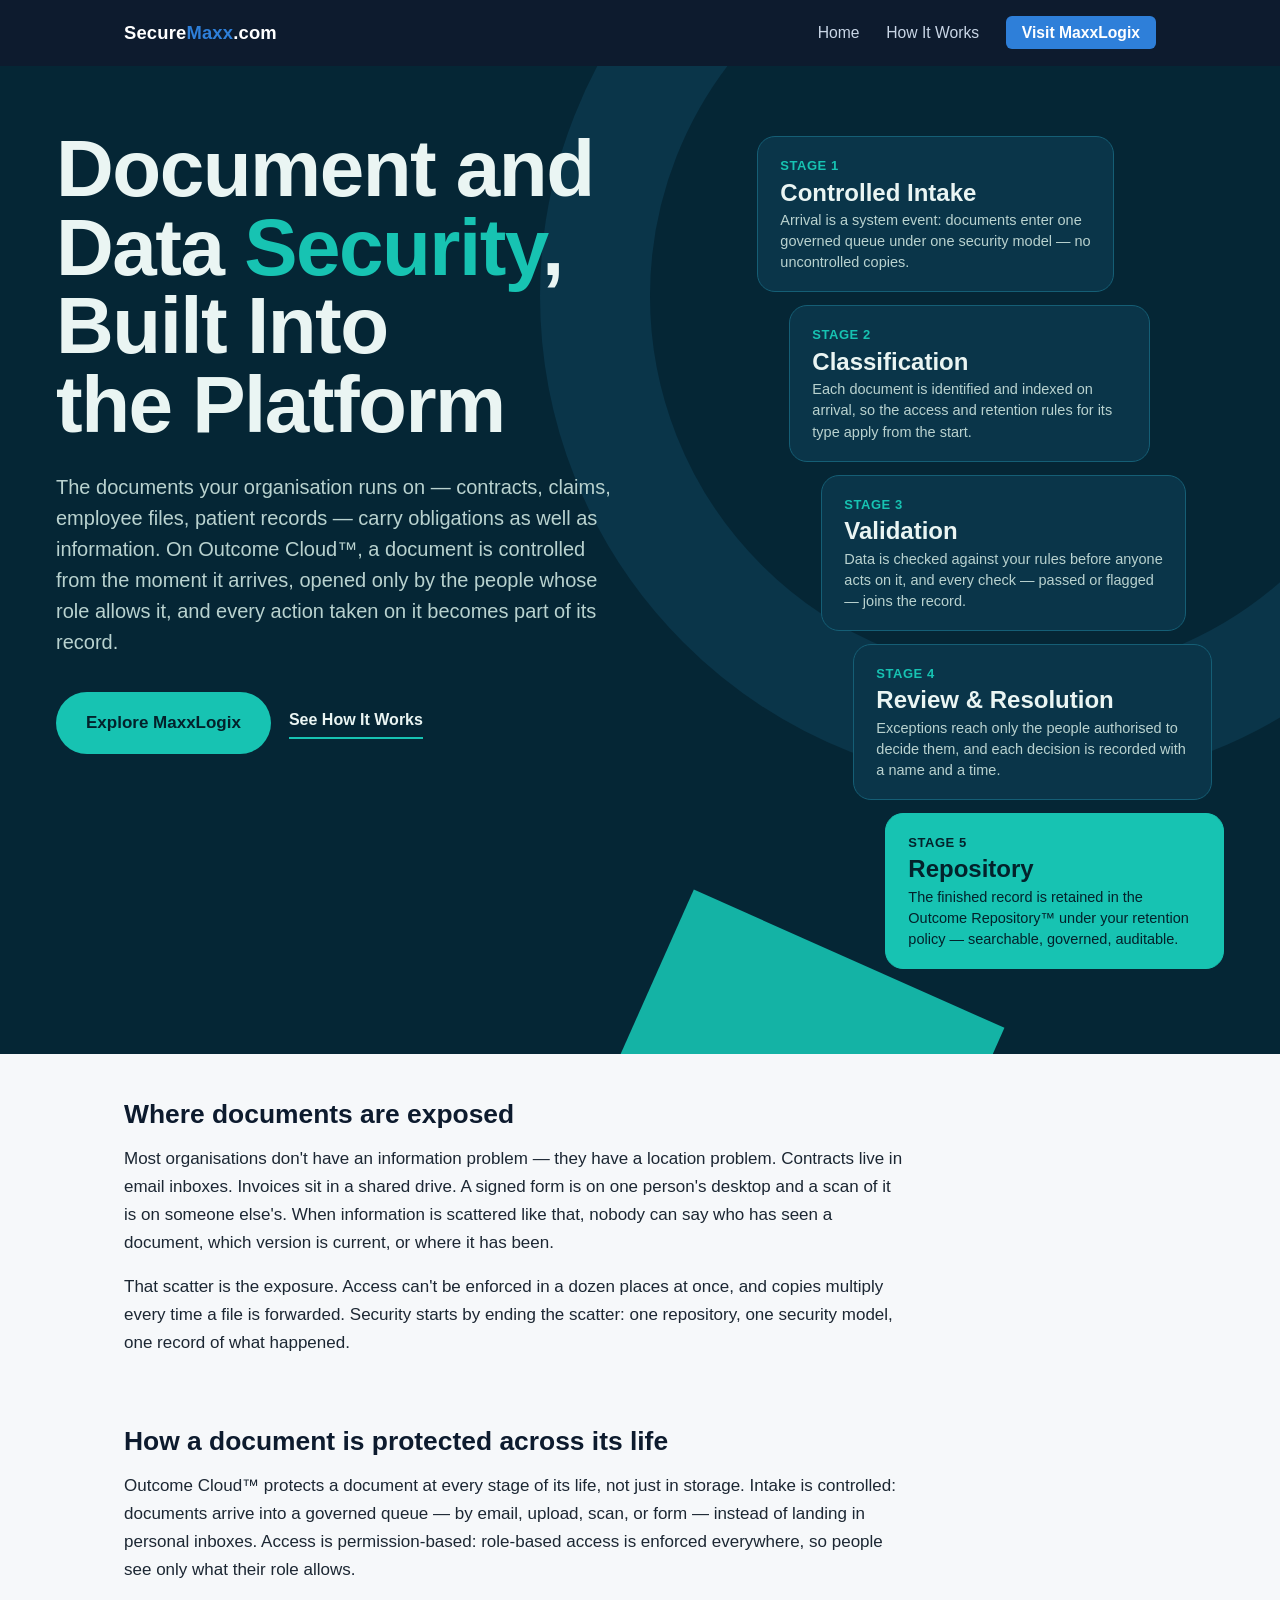
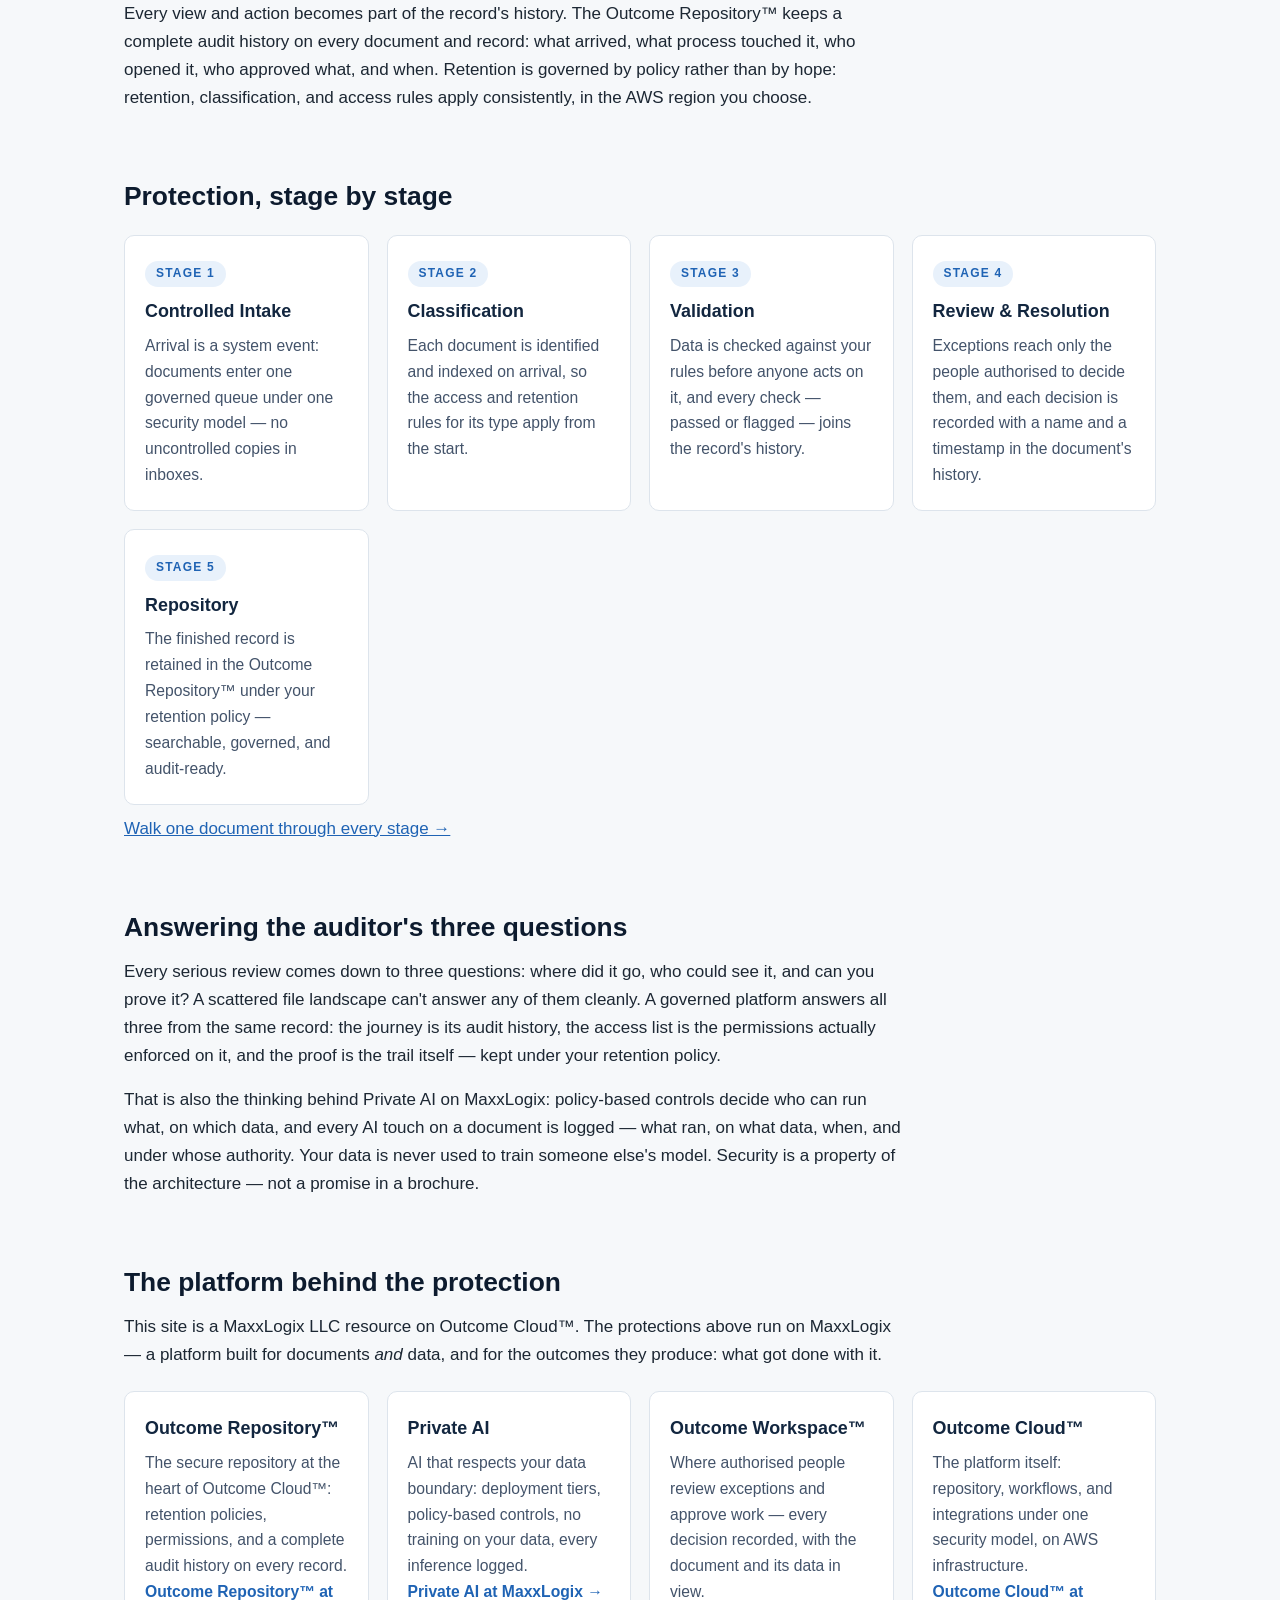
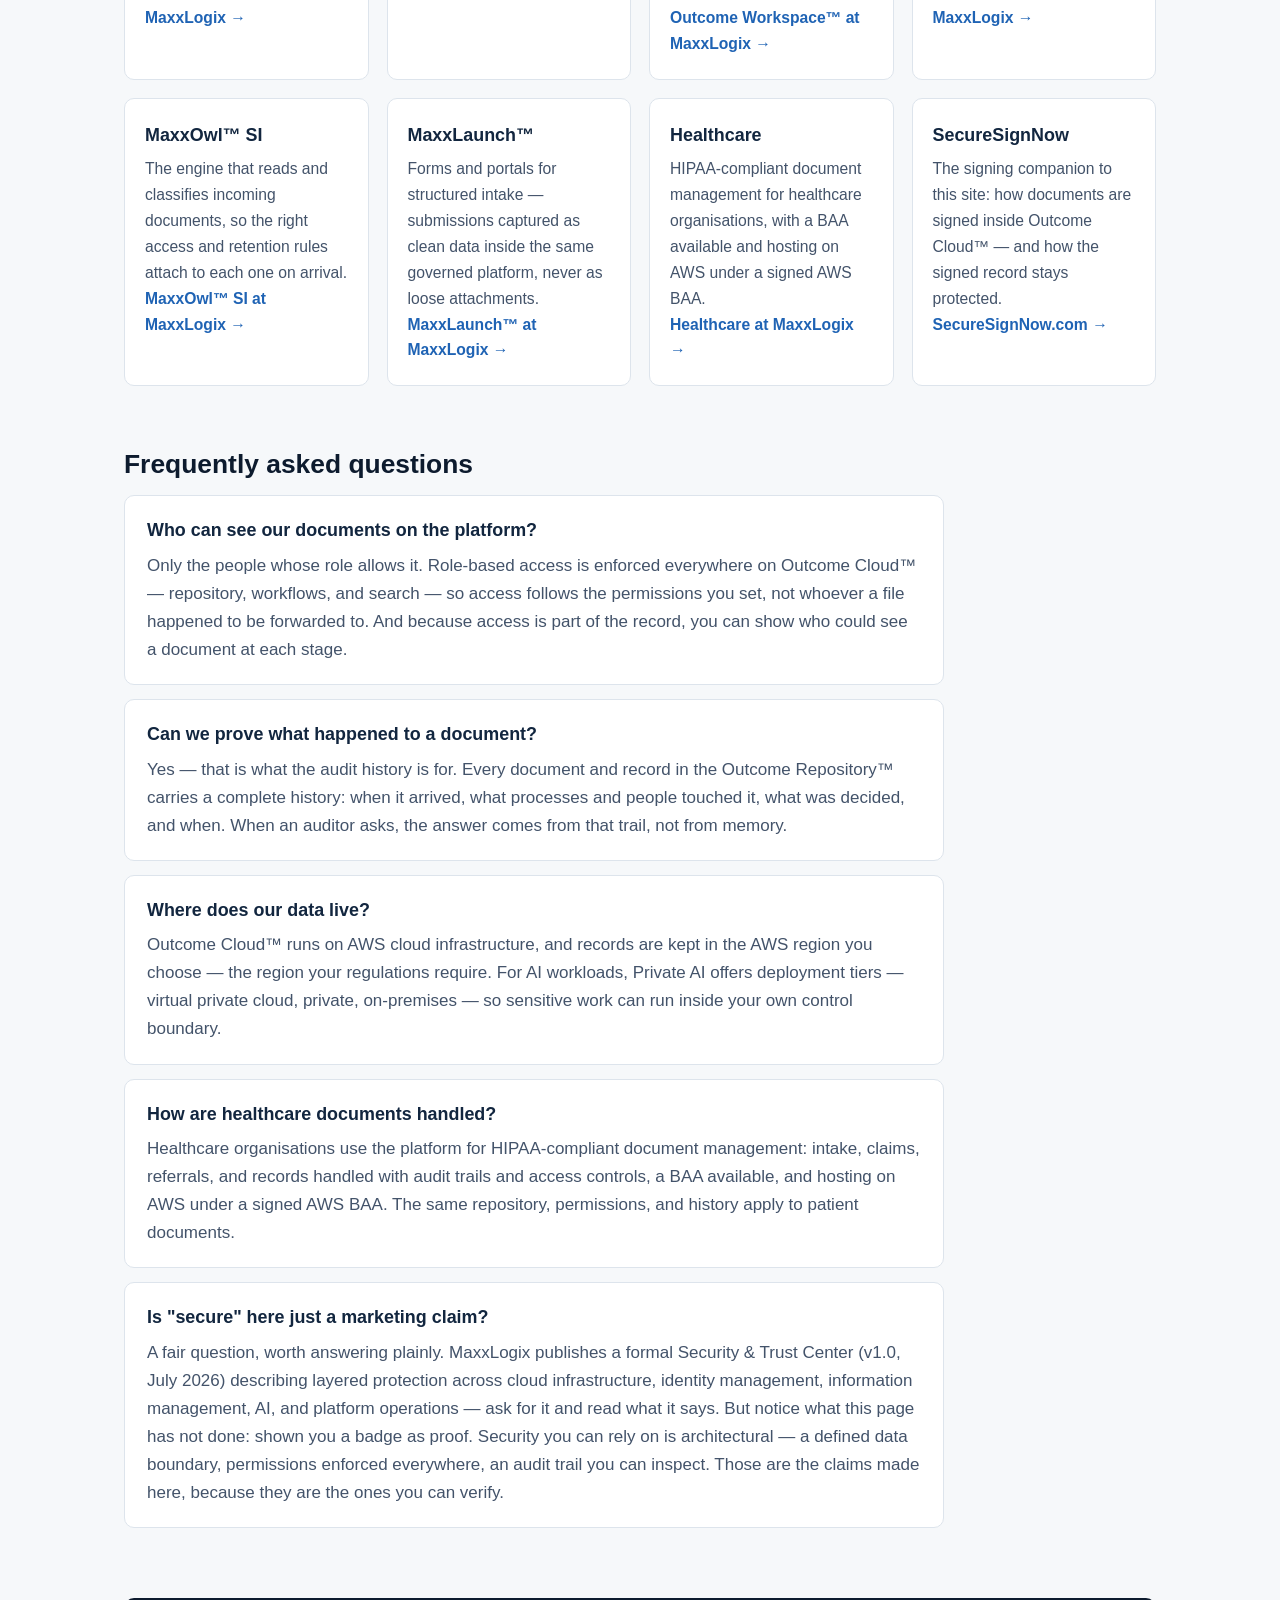
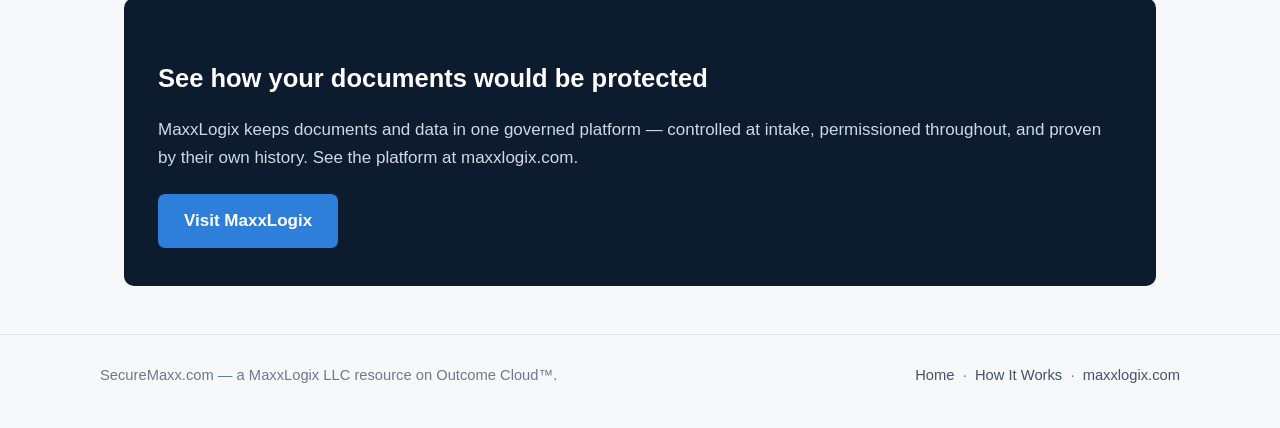
<file: index.html>
<!DOCTYPE html>
<html lang="en">
<head>
<meta charset="UTF-8">
<meta name="viewport" content="width=device-width, initial-scale=1.0">
<title>Document and Data Security, Built Into the Platform | SecureMaxx</title>
<meta name="description" content="SecureMaxx explains how documents and data are protected on MaxxLogix Outcome Cloud™: controlled intake, role-based access, a complete audit history on every record, and retention by policy.">
<link rel="canonical" href="https://securemaxx.com/">
<meta property="og:type" content="website">
<meta property="og:site_name" content="SecureMaxx">
<meta property="og:title" content="Document and Data Security, Built Into the Platform">
<meta property="og:description" content="Controlled intake, permission-based access, and a complete audit history on every document — how Outcome Cloud™ protects documents and data across their whole life.">
<meta property="og:url" content="https://securemaxx.com/">
<meta name="twitter:card" content="summary">
<link rel="stylesheet" href="style.css">
</head>
<body>

<header class="site-header">
  <div class="header-inner">
    <a class="wordmark" href="index.html">Secure<span>Maxx</span>.com</a>
    <nav class="main-nav">
      <a href="index.html">Home</a>
      <a href="how-it-works.html">How It Works</a>
      <a class="nav-cta" href="https://maxxlogix.com">Visit MaxxLogix</a>
    </nav>
  </div>
</header>

<section class="bh">
  <div class="bh-wrap">
    <div class="bh-grid">
      <div>
        <h1 class="bh-h1" style="font-size:80px">Document and Data <span class="bh-a">Security</span>, Built Into the Platform</h1>
        <p class="bh-lede">The documents your organisation runs on — contracts, claims, employee files, patient records — carry obligations as well as information. On Outcome Cloud&trade;, a document is controlled from the moment it arrives, opened only by the people whose role allows it, and every action taken on it becomes part of its record.</p>
        <div class="bh-actions">
          <a class="bh-btn" href="https://maxxlogix.com">Explore MaxxLogix</a>
          <a class="bh-link2" href="how-it-works.html">See How It Works</a>
        </div>
      </div>
      <div class="bh-path" aria-label="The path, end to end">
        <div class="bh-stage bh-s1"><div class="bh-n">Stage 1</div><div class="bh-t">Controlled Intake</div><div class="bh-d">Arrival is a system event: documents enter one governed queue under one security model — no uncontrolled copies.</div></div>
        <div class="bh-stage bh-s2"><div class="bh-n">Stage 2</div><div class="bh-t">Classification</div><div class="bh-d">Each document is identified and indexed on arrival, so the access and retention rules for its type apply from the start.</div></div>
        <div class="bh-stage bh-s3"><div class="bh-n">Stage 3</div><div class="bh-t">Validation</div><div class="bh-d">Data is checked against your rules before anyone acts on it, and every check — passed or flagged — joins the record.</div></div>
        <div class="bh-stage bh-s4"><div class="bh-n">Stage 4</div><div class="bh-t">Review &amp; Resolution</div><div class="bh-d">Exceptions reach only the people authorised to decide them, and each decision is recorded with a name and a time.</div></div>
        <div class="bh-stage bh-s5"><div class="bh-n">Stage 5</div><div class="bh-t">Repository</div><div class="bh-d">The finished record is retained in the Outcome Repository&trade; under your retention policy — searchable, governed, auditable.</div></div>
      </div>
    </div>
  </div>
</section>

<main>

  <section>
    <h2>Where documents are exposed</h2>
    <p>Most organisations don't have an information problem — they have a location problem. Contracts live in email inboxes. Invoices sit in a shared drive. A signed form is on one person's desktop and a scan of it is on someone else's. When information is scattered like that, nobody can say who has seen a document, which version is current, or where it has been.</p>
    <p>That scatter is the exposure. Access can't be enforced in a dozen places at once, and copies multiply every time a file is forwarded. Security starts by ending the scatter: one repository, one security model, one record of what happened.</p>  </section>

  <section>
    <h2>How a document is protected across its life</h2>
    <p>Outcome Cloud&trade; protects a document at every stage of its life, not just in storage. Intake is controlled: documents arrive into a governed queue — by email, upload, scan, or form — instead of landing in personal inboxes. Access is permission-based: role-based access is enforced everywhere, so people see only what their role allows.</p>
    <p>Every view and action becomes part of the record's history. The Outcome Repository&trade; keeps a complete audit history on every document and record: what arrived, what process touched it, who opened it, who approved what, and when. Retention is governed by policy rather than by hope: retention, classification, and access rules apply consistently, in the AWS region you choose.</p>
  </section>

  <section>
    <h2>Protection, stage by stage</h2>
    <div class="grid">
      <div class="card">
        <span class="step">Stage 1</span>
        <h3>Controlled Intake</h3>
        <p>Arrival is a system event: documents enter one governed queue under one security model — no uncontrolled copies in inboxes.</p>
      </div>
      <div class="card">
        <span class="step">Stage 2</span>
        <h3>Classification</h3>
        <p>Each document is identified and indexed on arrival, so the access and retention rules for its type apply from the start.</p>
      </div>
      <div class="card">
        <span class="step">Stage 3</span>
        <h3>Validation</h3>
        <p>Data is checked against your rules before anyone acts on it, and every check — passed or flagged — joins the record's history.</p>
      </div>
      <div class="card">
        <span class="step">Stage 4</span>
        <h3>Review &amp; Resolution</h3>
        <p>Exceptions reach only the people authorised to decide them, and each decision is recorded with a name and a timestamp in the document's history.</p>
      </div>
      <div class="card">
        <span class="step">Stage 5</span>
        <h3>Repository</h3>
        <p>The finished record is retained in the Outcome Repository&trade; under your retention policy — searchable, governed, and audit-ready.</p>
      </div>
    </div>
    <p><a href="how-it-works.html">Walk one document through every stage &rarr;</a></p>
  </section>

  <section>
    <h2>Answering the auditor's three questions</h2>
    <p>Every serious review comes down to three questions: where did it go, who could see it, and can you prove it? A scattered file landscape can't answer any of them cleanly. A governed platform answers all three from the same record: the journey is its audit history, the access list is the permissions actually enforced on it, and the proof is the trail itself — kept under your retention policy.</p>
    <p>That is also the thinking behind Private AI on MaxxLogix: policy-based controls decide who can run what, on which data, and every AI touch on a document is logged — what ran, on what data, when, and under whose authority. Your data is never used to train someone else's model. Security is a property of the architecture — not a promise in a brochure.</p>
  </section>

  <section>
    <h2>The platform behind the protection</h2>
    <p class="narrow">This site is a MaxxLogix LLC resource on Outcome Cloud&trade;. The protections above run on MaxxLogix — a platform built for documents <em>and</em> data, and for the outcomes they produce: what got done with it.</p>
    <div class="grid">
      <div class="card">
        <h3>Outcome Repository&trade;</h3>
        <p>The secure repository at the heart of Outcome Cloud&trade;: retention policies, permissions, and a complete audit history on every record.</p>
        <p><a href="https://maxxlogix.com/outcome-repository/">Outcome Repository&trade; at MaxxLogix &rarr;</a></p>
      </div>
      <div class="card">
        <h3>Private AI</h3>
        <p>AI that respects your data boundary: deployment tiers, policy-based controls, no training on your data, every inference logged.</p>
        <p><a href="https://maxxlogix.com/private-ai/">Private AI at MaxxLogix &rarr;</a></p>
      </div>
      <div class="card">
        <h3>Outcome Workspace&trade;</h3>
        <p>Where authorised people review exceptions and approve work — every decision recorded, with the document and its data in view.</p>
        <p><a href="https://maxxlogix.com/outcome-workspace/">Outcome Workspace&trade; at MaxxLogix &rarr;</a></p>
      </div>
      <div class="card">
        <h3>Outcome Cloud&trade;</h3>
        <p>The platform itself: repository, workflows, and integrations under one security model, on AWS infrastructure.</p>
        <p><a href="https://maxxlogix.com/outcome-cloud/">Outcome Cloud&trade; at MaxxLogix &rarr;</a></p>
      </div>
      <div class="card">
        <h3>MaxxOwl&trade; SI</h3>
        <p>The engine that reads and classifies incoming documents, so the right access and retention rules attach to each one on arrival.</p>
        <p><a href="https://maxxlogix.com/maxxowl-si/">MaxxOwl&trade; SI at MaxxLogix &rarr;</a></p>
      </div>
      <div class="card">
        <h3>MaxxLaunch&trade;</h3>
        <p>Forms and portals for structured intake — submissions captured as clean data inside the same governed platform, never as loose attachments.</p>
        <p><a href="https://maxxlogix.com/maxxlaunch/">MaxxLaunch&trade; at MaxxLogix &rarr;</a></p>
      </div>
      <div class="card">
        <h3>Healthcare</h3>
        <p>HIPAA-compliant document management for healthcare organisations, with a BAA available and hosting on AWS under a signed AWS BAA.</p>
        <p><a href="https://maxxlogix.com/verticals/healthcare/">Healthcare at MaxxLogix &rarr;</a></p>
      </div>
      <div class="card">
        <h3>SecureSignNow</h3>
        <p>The signing companion to this site: how documents are signed inside Outcome Cloud&trade; — and how the signed record stays protected.</p>
        <p><a href="https://securesignnow.com/">SecureSignNow.com &rarr;</a></p>
      </div>
    </div>
  </section>

  <section>
    <h2>Frequently asked questions</h2>

    <div class="faq-item">
      <h3>Who can see our documents on the platform?</h3>
      <p>Only the people whose role allows it. Role-based access is enforced everywhere on Outcome Cloud&trade; — repository, workflows, and search — so access follows the permissions you set, not whoever a file happened to be forwarded to. And because access is part of the record, you can show who could see a document at each stage.</p>
    </div>

    <div class="faq-item">
      <h3>Can we prove what happened to a document?</h3>
      <p>Yes — that is what the audit history is for. Every document and record in the Outcome Repository&trade; carries a complete history: when it arrived, what processes and people touched it, what was decided, and when. When an auditor asks, the answer comes from that trail, not from memory.</p>
    </div>

    <div class="faq-item">
      <h3>Where does our data live?</h3>
      <p>Outcome Cloud&trade; runs on AWS cloud infrastructure, and records are kept in the AWS region you choose — the region your regulations require. For AI workloads, Private AI offers deployment tiers — virtual private cloud, private, on-premises — so sensitive work can run inside your own control boundary.</p>
    </div>

    <div class="faq-item">
      <h3>How are healthcare documents handled?</h3>
      <p>Healthcare organisations use the platform for HIPAA-compliant document management: intake, claims, referrals, and records handled with audit trails and access controls, a BAA available, and hosting on AWS under a signed AWS BAA. The same repository, permissions, and history apply to patient documents.</p>
    </div>

    <div class="faq-item">
      <h3>Is "secure" here just a marketing claim?</h3>
      <p>A fair question, worth answering plainly. MaxxLogix publishes a formal Security &amp; Trust Center (v1.0, July 2026) describing layered protection across cloud infrastructure, identity management, information management, AI, and platform operations — ask for it and read what it says. But notice what this page has not done: shown you a badge as proof. Security you can rely on is architectural — a defined data boundary, permissions enforced everywhere, an audit trail you can inspect. Those are the claims made here, because they are the ones you can verify.</p>
    </div>
  </section>

  <div class="cta-band">
    <h2>See how your documents would be protected</h2>
    <p>MaxxLogix keeps documents and data in one governed platform — controlled at intake, permissioned throughout, and proven by their own history. See the platform at maxxlogix.com.</p>
    <a class="btn" href="https://maxxlogix.com">Visit MaxxLogix</a>
  </div>

</main>

<footer class="site-footer">
  <div class="footer-inner">
    <span>SecureMaxx.com — a MaxxLogix LLC resource on Outcome Cloud&trade;.</span>
    <span><a href="index.html">Home</a> &nbsp;·&nbsp; <a href="how-it-works.html">How It Works</a> &nbsp;·&nbsp; <a href="https://maxxlogix.com">maxxlogix.com</a></span>
  </div>
</footer>

</body>
</html>
</file>
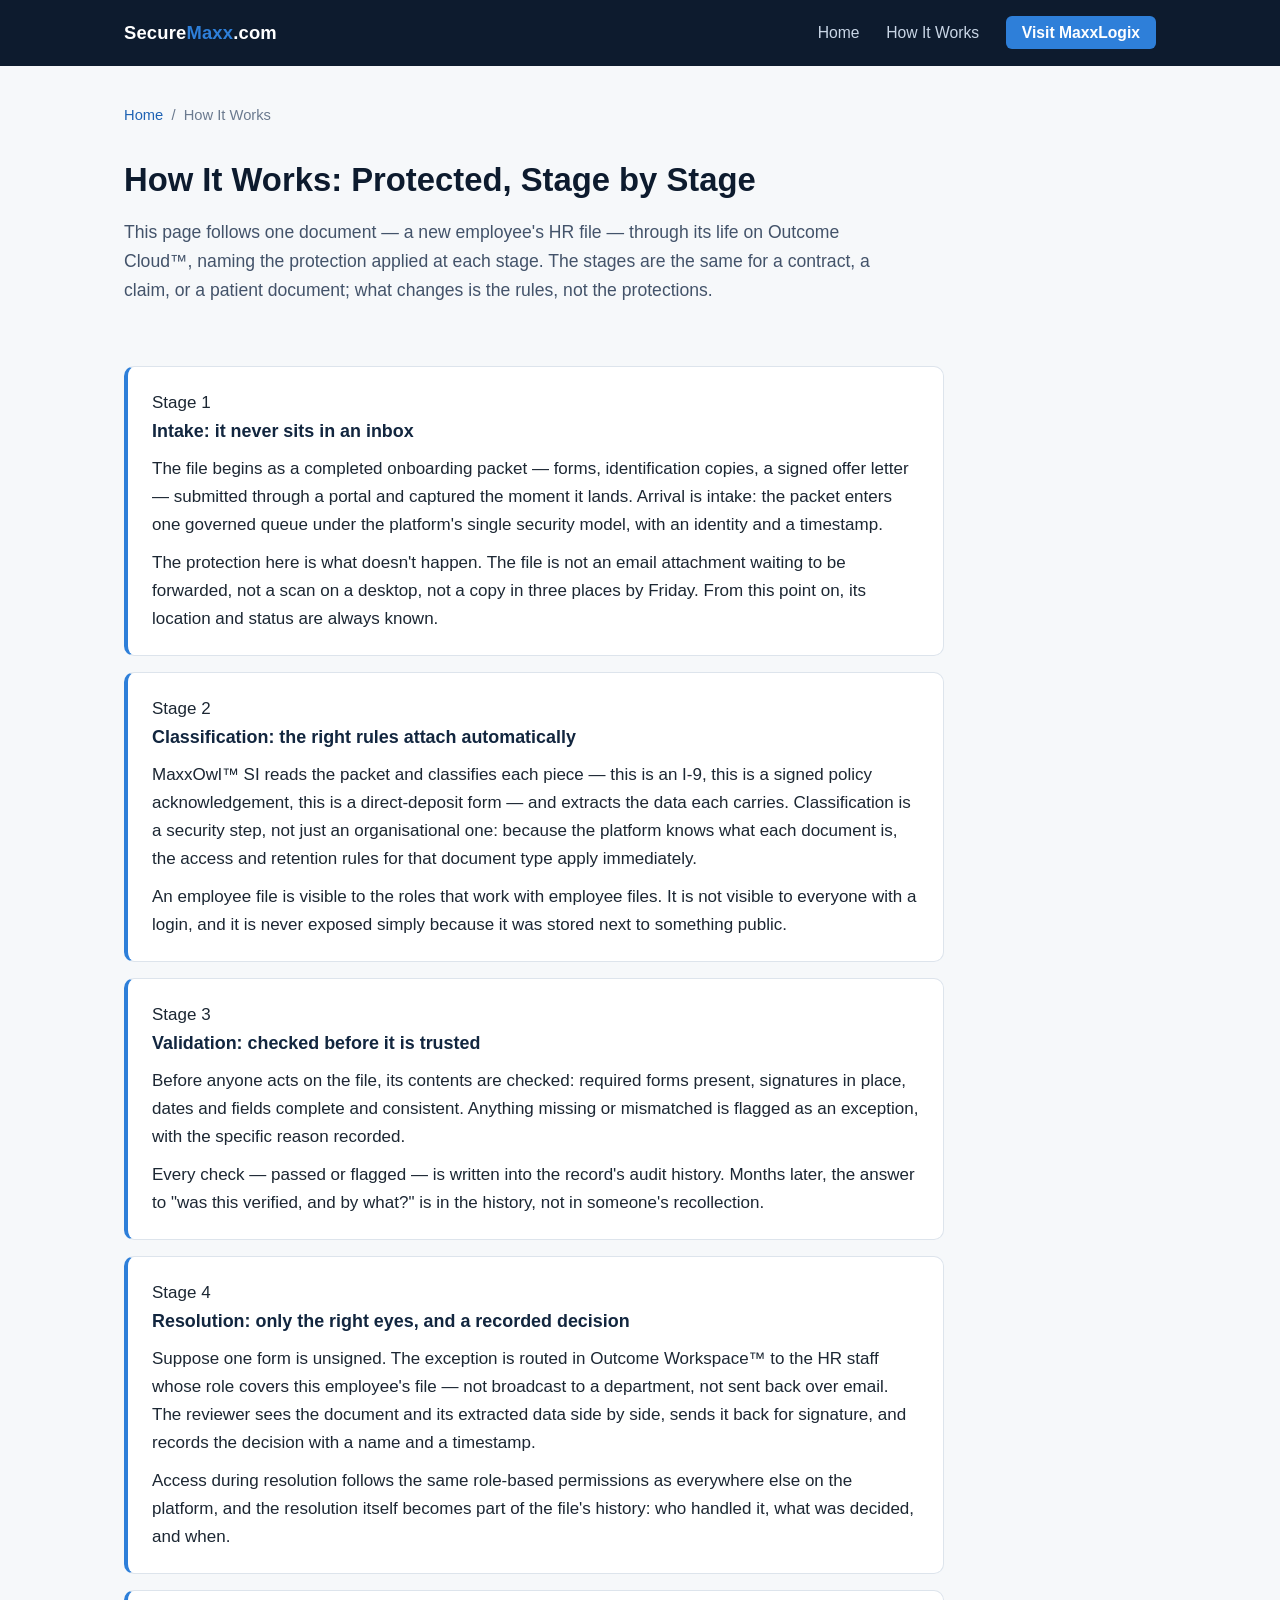
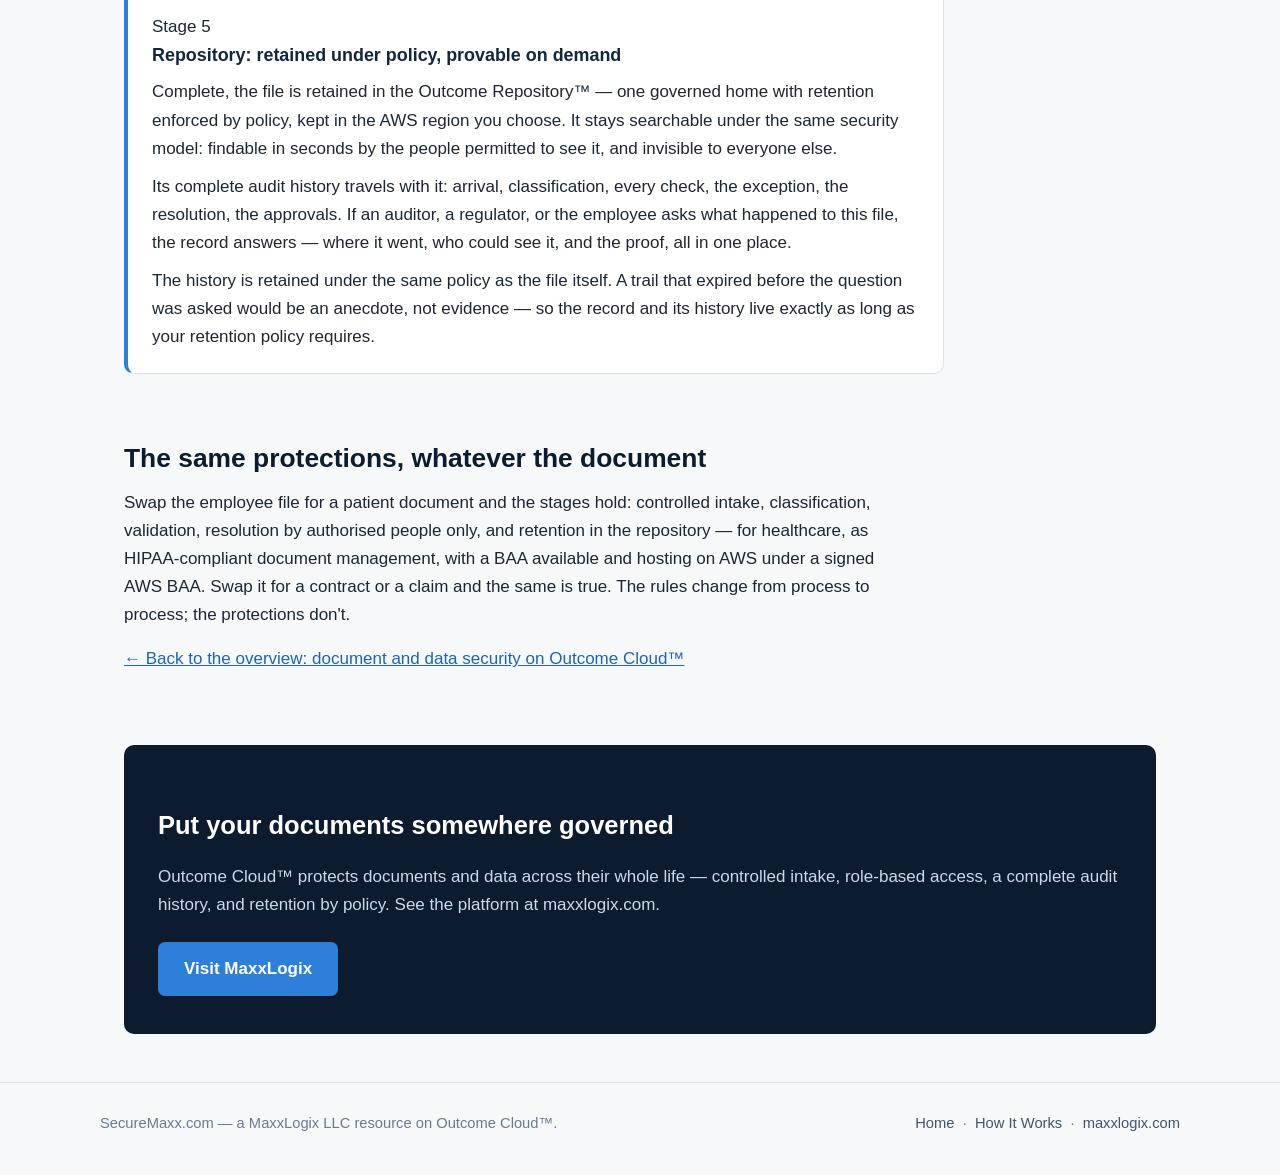
<file: how-it-works.html>
<!DOCTYPE html>
<html lang="en">
<head>
<meta charset="UTF-8">
<meta name="viewport" content="width=device-width, initial-scale=1.0">
<title>How It Works: Protected, Stage by Stage | SecureMaxx</title>
<meta name="description" content="Follow one employee file through intake, classification, validation, resolution, and the Outcome Repository™ — and see the protection applied at each stage on MaxxLogix Outcome Cloud™.">
<link rel="canonical" href="https://securemaxx.com/how-it-works.html">
<meta property="og:type" content="article">
<meta property="og:site_name" content="SecureMaxx">
<meta property="og:title" content="How It Works: Protected, Stage by Stage">
<meta property="og:description" content="One document, five stages, protection at every step: controlled intake, role-based access, a complete audit history, and governed retention in the Outcome Repository™.">
<meta property="og:url" content="https://securemaxx.com/how-it-works.html">
<meta name="twitter:card" content="summary">
<link rel="stylesheet" href="style.css">
</head>
<body>

<header class="site-header">
  <div class="header-inner">
    <a class="wordmark" href="index.html">Secure<span>Maxx</span>.com</a>
    <nav class="main-nav">
      <a href="index.html">Home</a>
      <a href="how-it-works.html">How It Works</a>
      <a class="nav-cta" href="https://maxxlogix.com">Visit MaxxLogix</a>
    </nav>
  </div>
</header>

<main>

  <p class="crumb"><a href="index.html">Home</a> &nbsp;/&nbsp; How It Works</p>

  <div class="page-head">
    <h1>How It Works: Protected, Stage by Stage</h1>
    <p class="lede">This page follows one document — a new employee's HR file — through its life on Outcome Cloud&trade;, naming the protection applied at each stage. The stages are the same for a contract, a claim, or a patient document; what changes is the rules, not the protections.</p>
  </div>

  <section>
    <div class="stage-list">

      <div class="stage-block">
        <span class="step">Stage 1</span>
        <h3>Intake: it never sits in an inbox</h3>
        <p>The file begins as a completed onboarding packet — forms, identification copies, a signed offer letter — submitted through a portal and captured the moment it lands. Arrival is intake: the packet enters one governed queue under the platform's single security model, with an identity and a timestamp.</p>
        <p>The protection here is what doesn't happen. The file is not an email attachment waiting to be forwarded, not a scan on a desktop, not a copy in three places by Friday. From this point on, its location and status are always known.</p>
      </div>

      <div class="stage-block">
        <span class="step">Stage 2</span>
        <h3>Classification: the right rules attach automatically</h3>
        <p>MaxxOwl&trade; SI reads the packet and classifies each piece — this is an I-9, this is a signed policy acknowledgement, this is a direct-deposit form — and extracts the data each carries. Classification is a security step, not just an organisational one: because the platform knows what each document is, the access and retention rules for that document type apply immediately.</p>
        <p>An employee file is visible to the roles that work with employee files. It is not visible to everyone with a login, and it is never exposed simply because it was stored next to something public.</p>
      </div>

      <div class="stage-block">
        <span class="step">Stage 3</span>
        <h3>Validation: checked before it is trusted</h3>
        <p>Before anyone acts on the file, its contents are checked: required forms present, signatures in place, dates and fields complete and consistent. Anything missing or mismatched is flagged as an exception, with the specific reason recorded.</p>
        <p>Every check — passed or flagged — is written into the record's audit history. Months later, the answer to "was this verified, and by what?" is in the history, not in someone's recollection.</p>
      </div>

      <div class="stage-block">
        <span class="step">Stage 4</span>
        <h3>Resolution: only the right eyes, and a recorded decision</h3>
        <p>Suppose one form is unsigned. The exception is routed in Outcome Workspace&trade; to the HR staff whose role covers this employee's file — not broadcast to a department, not sent back over email. The reviewer sees the document and its extracted data side by side, sends it back for signature, and records the decision with a name and a timestamp.</p>
        <p>Access during resolution follows the same role-based permissions as everywhere else on the platform, and the resolution itself becomes part of the file's history: who handled it, what was decided, and when.</p>
      </div>

      <div class="stage-block">
        <span class="step">Stage 5</span>
        <h3>Repository: retained under policy, provable on demand</h3>
        <p>Complete, the file is retained in the Outcome Repository&trade; — one governed home with retention enforced by policy, kept in the AWS region you choose. It stays searchable under the same security model: findable in seconds by the people permitted to see it, and invisible to everyone else.</p>
        <p>Its complete audit history travels with it: arrival, classification, every check, the exception, the resolution, the approvals. If an auditor, a regulator, or the employee asks what happened to this file, the record answers — where it went, who could see it, and the proof, all in one place.</p>
        <p>The history is retained under the same policy as the file itself. A trail that expired before the question was asked would be an anecdote, not evidence — so the record and its history live exactly as long as your retention policy requires.</p>
      </div>

    </div>
  </section>

  <section>
    <h2>The same protections, whatever the document</h2>
    <p class="narrow">Swap the employee file for a patient document and the stages hold: controlled intake, classification, validation, resolution by authorised people only, and retention in the repository — for healthcare, as HIPAA-compliant document management, with a BAA available and hosting on AWS under a signed AWS BAA. Swap it for a contract or a claim and the same is true. The rules change from process to process; the protections don't.</p>
    <p class="narrow"><a href="index.html">&larr; Back to the overview: document and data security on Outcome Cloud&trade;</a></p>
  </section>

  <div class="cta-band">
    <h2>Put your documents somewhere governed</h2>
    <p>Outcome Cloud&trade; protects documents and data across their whole life — controlled intake, role-based access, a complete audit history, and retention by policy. See the platform at maxxlogix.com.</p>
    <a class="btn" href="https://maxxlogix.com">Visit MaxxLogix</a>
  </div>

</main>

<footer class="site-footer">
  <div class="footer-inner">
    <span>SecureMaxx.com — a MaxxLogix LLC resource on Outcome Cloud&trade;.</span>
    <span><a href="index.html">Home</a> &nbsp;·&nbsp; <a href="how-it-works.html">How It Works</a> &nbsp;·&nbsp; <a href="https://maxxlogix.com">maxxlogix.com</a></span>
  </div>
</footer>

</body>
</html>
</file>
<file: style.css>
/* SecureMaxx — microsite styles
   Palette: deep navy / slate with a single steel-blue accent.
   No external assets. System font stack only. */

:root {
  --navy: #0d1b2e;
  --navy-2: #12263f;
  --slate: #43536a;
  --slate-light: #6b7a8f;
  --ink: #1c2733;
  --bg: #f6f8fa;
  --card: #ffffff;
  --line: #dde4ec;
  --accent: #2e7fd9;
  --accent-dark: #1f63b4;
  --radius: 10px;
}

* { box-sizing: border-box; }

html { scroll-behavior: smooth; }

body {
  margin: 0;
  font-family: -apple-system, BlinkMacSystemFont, "Segoe UI", Roboto,
    "Helvetica Neue", Arial, sans-serif;
  color: var(--ink);
  background: var(--bg);
  line-height: 1.65;
  font-size: 17px;
}

a { color: var(--accent-dark); }
a:hover { color: var(--accent); }

/* ---------- Header ---------- */
.site-header {
  background: var(--navy);
  color: #fff;
}
.header-inner {
  max-width: 1080px;
  margin: 0 auto;
  padding: 18px 24px;
  display: flex;
  flex-wrap: wrap;
  align-items: center;
  justify-content: space-between;
  gap: 12px;
}
.wordmark {
  color: #fff;
  text-decoration: none;
  font-weight: 700;
  font-size: 1.15rem;
  letter-spacing: 0.01em;
}
.wordmark span { color: var(--accent); }
.main-nav a {
  color: #c9d6e6;
  text-decoration: none;
  margin-left: 22px;
  font-size: 0.98rem;
}
.main-nav a:hover { color: #fff; }
.main-nav a.nav-cta {
  background: var(--accent);
  color: #fff;
  padding: 8px 16px;
  border-radius: 6px;
  font-weight: 600;
}
.main-nav a.nav-cta:hover { background: var(--accent-dark); }

/* ---------- Hero ---------- */
.hero {
  background: linear-gradient(160deg, var(--navy) 0%, var(--navy-2) 70%, #1a3a5c 100%);
  color: #fff;
  padding: 64px 24px 72px;
}
.hero-inner { max-width: 820px; margin: 0 auto; }
.hero .eyebrow {
  text-transform: uppercase;
  letter-spacing: 0.14em;
  font-size: 0.78rem;
  font-weight: 700;
  color: #8fc1f2;
  margin: 0 0 14px;
}
.hero h1 {
  font-size: 2.45rem;
  line-height: 1.18;
  margin: 0 0 18px;
  font-weight: 750;
}
.hero p.lede {
  font-size: 1.16rem;
  color: #d7e3f0;
  margin: 0 0 28px;
  max-width: 680px;
}
.btn {
  display: inline-block;
  background: var(--accent);
  color: #fff;
  text-decoration: none;
  font-weight: 600;
  padding: 13px 26px;
  border-radius: 7px;
  margin-right: 12px;
}
.btn:hover { background: var(--accent-dark); color: #fff; }
.btn.ghost {
  background: transparent;
  border: 1px solid #7d97b5;
  color: #e6eef7;
}
.btn.ghost:hover { border-color: #fff; color: #fff; }

/* ---------- Layout ---------- */
main { max-width: 1080px; margin: 0 auto; padding: 0 24px; }
section { padding: 44px 0 8px; }
section h2 {
  font-size: 1.65rem;
  line-height: 1.25;
  color: var(--navy);
  margin: 0 0 14px;
}
section h3 { color: var(--navy-2); margin: 0 0 8px; font-size: 1.12rem; }
section p { max-width: 780px; margin: 0 0 16px; }
.narrow { max-width: 780px; }

/* ---------- Stage / card grids ---------- */
.grid {
  display: grid;
  grid-template-columns: repeat(auto-fit, minmax(230px, 1fr));
  gap: 18px;
  margin: 22px 0 10px;
}
.card {
  background: var(--card);
  border: 1px solid var(--line);
  border-radius: var(--radius);
  padding: 22px 20px;
}
.card .step {
  display: inline-block;
  font-size: 0.75rem;
  font-weight: 700;
  letter-spacing: 0.1em;
  text-transform: uppercase;
  color: var(--accent-dark);
  background: #e8f1fb;
  border-radius: 20px;
  padding: 3px 11px;
  margin-bottom: 10px;
}
.card p { margin: 0; font-size: 0.98rem; color: var(--slate); }
.card h3 { margin-bottom: 6px; }
.card a { font-weight: 600; text-decoration: none; }
.card a:hover { text-decoration: underline; }

/* ---------- Deep-dive stage list (how it works) ---------- */
.stage-list { max-width: 820px; }
.stage-block {
  background: var(--card);
  border: 1px solid var(--line);
  border-left: 4px solid var(--accent);
  border-radius: var(--radius);
  padding: 22px 24px;
  margin-bottom: 16px;
}
.stage-block p { margin: 0 0 10px; }
.stage-block p:last-child { margin-bottom: 0; }

/* ---------- FAQ ---------- */
.faq-item {
  background: var(--card);
  border: 1px solid var(--line);
  border-radius: var(--radius);
  padding: 20px 22px;
  margin-bottom: 14px;
  max-width: 820px;
}
.faq-item h3 { margin-bottom: 6px; }
.faq-item p { margin: 0; color: var(--slate); }

/* ---------- CTA band ---------- */
.cta-band {
  background: var(--navy);
  color: #fff;
  border-radius: var(--radius);
  padding: 38px 34px;
  margin: 48px 0;
  text-align: left;
}
.cta-band h2 { color: #fff; margin-bottom: 10px; }
.cta-band p { color: #ccd9e8; margin-bottom: 22px; }

/* ---------- Footer ---------- */
.site-footer {
  border-top: 1px solid var(--line);
  margin-top: 24px;
  padding: 28px 24px 40px;
  color: var(--slate-light);
  font-size: 0.92rem;
}
.footer-inner {
  max-width: 1080px;
  margin: 0 auto;
  display: flex;
  flex-wrap: wrap;
  gap: 10px 28px;
  justify-content: space-between;
}
.site-footer a { color: var(--slate); text-decoration: none; }
.site-footer a:hover { text-decoration: underline; }

/* ---------- Breadcrumb (subpage) ---------- */
.crumb { padding: 22px 0 0; font-size: 0.92rem; color: var(--slate-light); }
.crumb a { text-decoration: none; }
.crumb a:hover { text-decoration: underline; }
.page-head { padding-top: 18px; }
.page-head h1 { font-size: 2.05rem; color: var(--navy); line-height: 1.22; margin: 0 0 12px; }
.page-head p.lede { font-size: 1.1rem; color: var(--slate); max-width: 760px; }

/* ---------- Responsive ---------- */
@media (max-width: 640px) {
  body { font-size: 16px; }
  .hero { padding: 44px 20px 52px; }
  .hero h1 { font-size: 1.85rem; }
  .page-head h1 { font-size: 1.6rem; }
  section h2 { font-size: 1.4rem; }
  .main-nav a { margin-left: 14px; }
  .btn { display: block; text-align: center; margin: 0 0 10px; }
  .cta-band { padding: 28px 22px; }
}

/* ===== Bold hero (bh-) — 2026-11-17 rollout, approved sample system ===== */
.bh{position:relative;background:#052635;color:#eaf5f3;overflow:clip;padding:64px 56px 72px}
.bh::before{content:"";position:absolute;width:760px;height:760px;border-radius:50%;border:110px solid #0a3549;right:-240px;top:-260px}
.bh::after{content:"";position:absolute;width:340px;height:340px;background:#17c3b2;right:330px;bottom:-230px;transform:rotate(24deg);opacity:.9}
.bh-wrap{position:relative;z-index:2;max-width:1360px;margin:0 auto}
.bh-grid{display:grid;grid-template-columns:minmax(0,7fr) minmax(0,5fr);gap:48px;align-items:start}
.bh-h1{font-weight:800;line-height:.98;letter-spacing:-1.5px;margin:0;overflow-wrap:break-word;text-wrap:balance;color:#eaf5f3}
.bh-a{color:#17c3b2}
.bh-h{color:#ffb03a}
.bh-lede{margin-top:28px;font-size:20px;line-height:1.55;color:#b9d2cf;max-width:560px}
.bh-actions{margin-top:34px;display:flex;gap:18px;align-items:center;flex-wrap:wrap}
.bh-btn{display:inline-block;background:#17c3b2;color:#03222b;font-weight:700;font-size:17px;text-decoration:none;padding:17px 30px;border-radius:999px;transition:transform .18s ease}
.bh-btn:hover{transform:translateY(-2px);color:#03222b}
.bh-link2{color:#eaf5f3;font-weight:600;font-size:16px;text-decoration:none;border-bottom:2px solid #17c3b2;padding-bottom:3px}
.bh-link2:hover{color:#17c3b2}
.bh-path{position:relative;padding-top:6px}
.bh-stage{background:#0a3549;border:1px solid #155e75;border-radius:18px;padding:18px 22px;margin-bottom:13px;position:relative}
.bh-n{font-size:13px;color:#17c3b2;font-weight:700;letter-spacing:.04em;text-transform:uppercase}
.bh-t{font-size:24px;font-weight:700;margin-top:2px;line-height:1.15;color:#eaf5f3}
.bh-d{font-size:14.5px;color:#b9d2cf;margin-top:4px;line-height:1.45}
.bh-s1{margin-right:110px}
.bh-s2{margin-left:32px;margin-right:74px}
.bh-s3{margin-left:64px;margin-right:38px}
.bh-s4{margin-left:96px;margin-right:12px}
.bh-s5{margin-left:128px;background:#17c3b2;border-color:#17c3b2}
.bh-s5 .bh-n,.bh-s5 .bh-t,.bh-s5 .bh-d{color:#03222b}
@media (max-width:900px){
  .bh{padding:44px 24px 54px}
  .bh-grid{grid-template-columns:1fr}
  .bh-h1{font-size:52px !important}
  .bh-s1,.bh-s2,.bh-s3,.bh-s4,.bh-s5{margin-left:0;margin-right:0}
}
@media (prefers-reduced-motion: reduce){
  .bh-btn{transition:none}
  .bh-btn:hover{transform:none}
}
</file>
